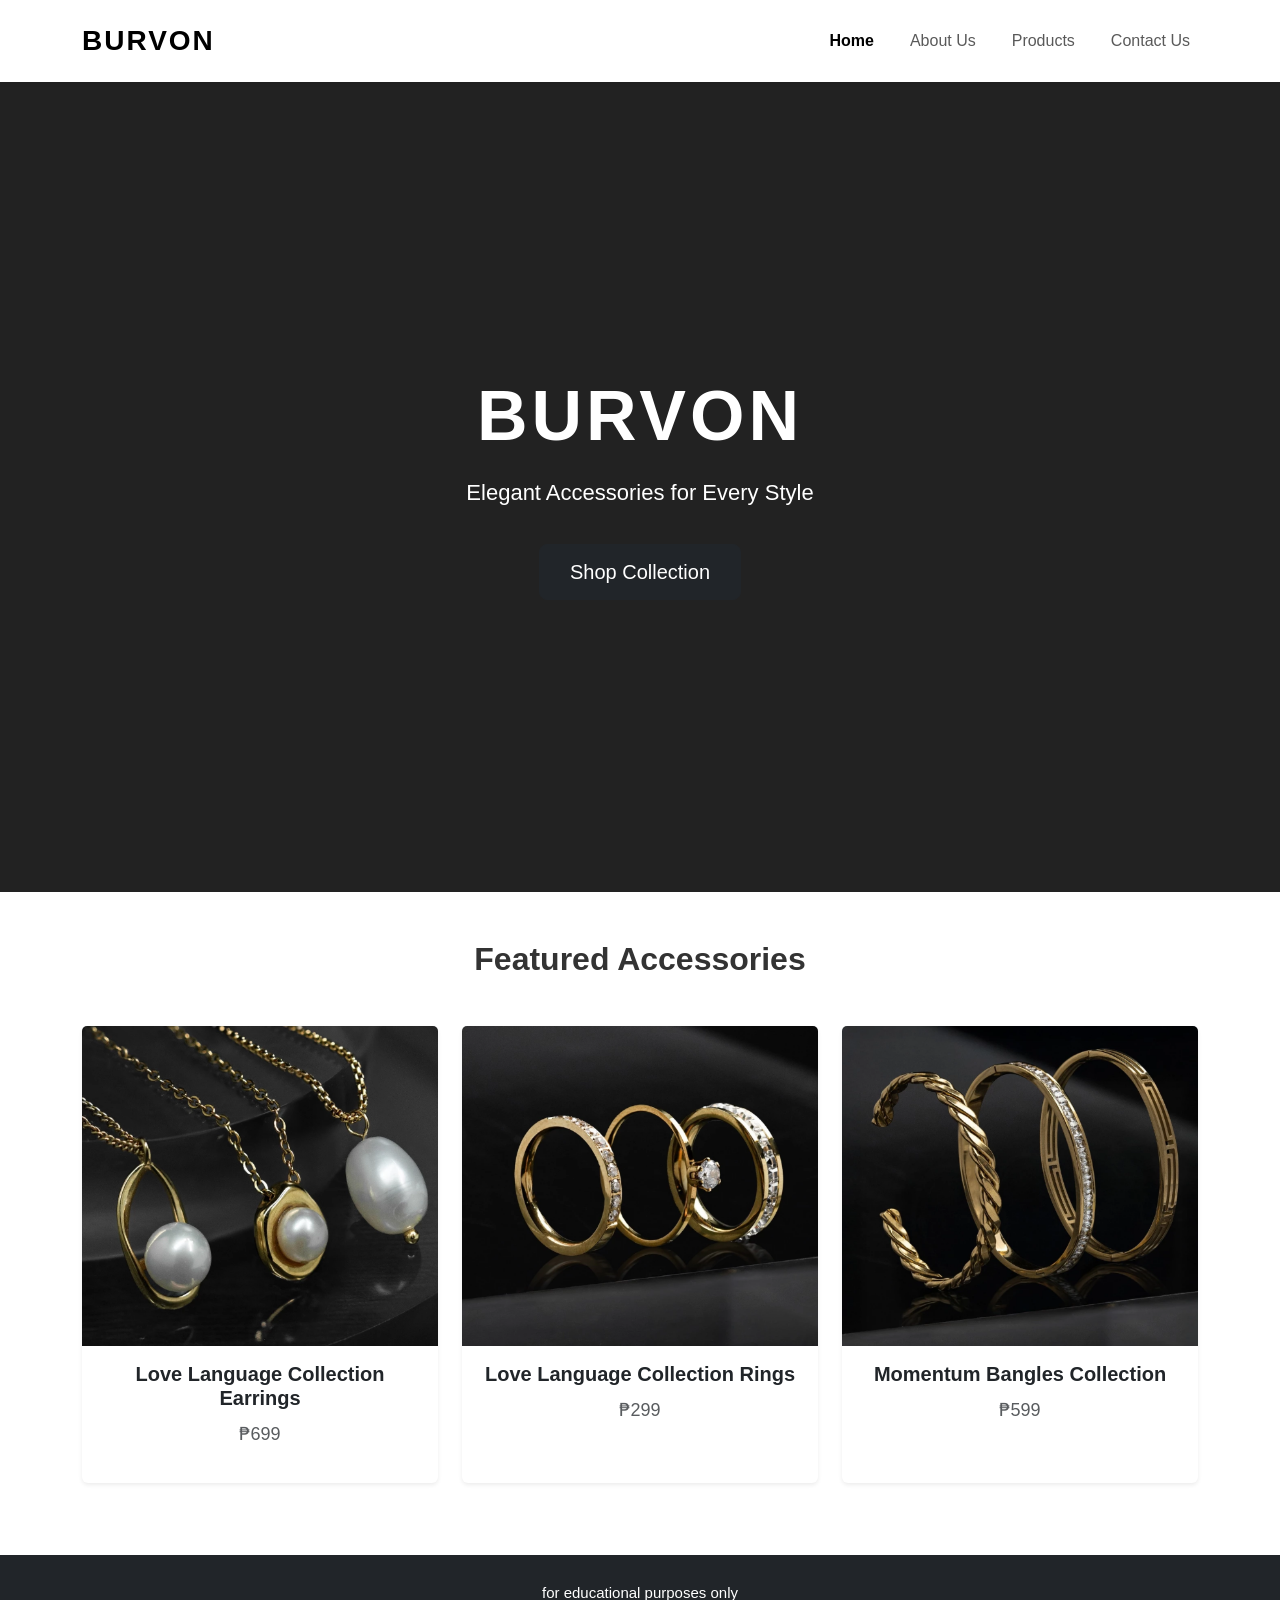
<file: index.html>
<html>
    <head>
        <meta charset="UTF-8">
        <meta name="viewport" content=" width=device-width, intial-scale=1.0">
        <title>BURVON</title>
        <link href="https://cdn.jsdelivr.net/npm/bootstrap@5.3.8/dist/css/bootstrap.min.css" rel="stylesheet" integrity="sha384-sRIl4kxILFvY47J16cr9ZwB07vP4J8+LH7qKQnuqkuIAvNWLzeN8tE5YBujZqJLB" crossorigin="anonymous">
        <link rel="stylesheet" href="style.css">
    </head>
<body>
    <nav class="navbar navbar-expand-lg bg-white shadow-sm sticky-top">
        <div class="container">
            <a class="navbar-brand fw-bold fs-3" href="index.html">
                BURVON
            </a>
            <button class="navbar-toggler" type="button" data-bs-toggle="collapse" data-bs-target="#navbarMenu" aria-controls="navbarMenu" aria-expanded="false" aria-label="Toggle navigation">
                <span class="navbar-toggler-icon"></span>
            </button>
            <div class="collapse navbar-collapse" id="navbarMenu">
                <ul class="navbar-nav ms-auto">
                    <li class="nav-item">
                        <a class="nav-link active" aria-current="page" href="index.html">Home</a>
                    </li>
                    <li class="nav-item">
                        <a class="nav-link" href="about.html">About Us</a>
                    </li>
                    <li class="nav-item">
                        <a class="nav-link" href="products.html">Products</a>
                    </li>
                    <li class="nav-item">
                        <a class="nav-link" href="contacts.html">Contact Us</a>
                    </li>
                </ul>
            </div>
        </div>
    </nav>

    <section class="hero d-flex align-items-center justify-content-center" style="min-height: 60vh; background: #222;">
        <div class="container text-center text-white">
            <h1 class="display-3 fw-bold">
                BURVON
            </h1>
            <p class="lead">
                Elegant Accessories for Every Style
            </p>
            <a href="products.html" class="btn btn-dark btn-lg mt-3">
                Shop Collection
            </a>
        </div>
    </section>

    <section class="container py-5">
        <h2 class="text-center mb-5">
            Featured Accessories
        </h2>
        <div class="row">
            <div class="col-md-4 mb-4">
                <div class="card h-100 shadow-sm">
                    <img src="Burvon Pearl Collection Necklaces.png" class="card-img-top" alt="Pearl">
                    <div class="card-body text-center">
                        <h5 class="card-title">Love Language Collection Earrings</h5>
                        <p class="text-muted">₱699</p>
                    </div>
                </div>
            </div>
            <div class="col-md-4 mb-4">
                <div class="card h-100 shadow-sm">
                    <img src="Burvon Love Language Collection Rings.png" class="card-img-top" alt="Rings">
                    <div class="card-body text-center">
                        <h5 class="card-title">Love Language Collection Rings</h5>
                        <p class="text-muted">₱299</p>
                    </div>
                </div>
            </div>
            <div class="col-md-4 mb-4">
                <div class="card h-100 shadow-sm">
                    <img src="urvon Momentum Bangles Collection.png" class="card-img-top" alt="Bangles">
                    <div class="card-body text-center">
                        <h5 class="card-title">Momentum Bangles Collection</h5>
                        <p class="text-muted">₱599</p>
                    </div>
                </div>
            </div>
        </div>
    </section>

    <footer class="bg-dark text-white text-center py-4">
        <p class="mb-0">
            for educational purposes only 
        </p>
    </footer>

    <script src="https://cdn.jsdelivr.net/npm/bootstrap@5.3.8/dist/js/bootstrap.bundle.min.js" integrity="sha384-FKyoEForCGlyvwx9Hj09JcYn3nv7wiPVlz7YYwJrWVcXK/BmnVDxM+D2scQbITxI" crossorigin="anonymous"></script>
    <script src="script.js"></script>
</body>
</html>
</file>
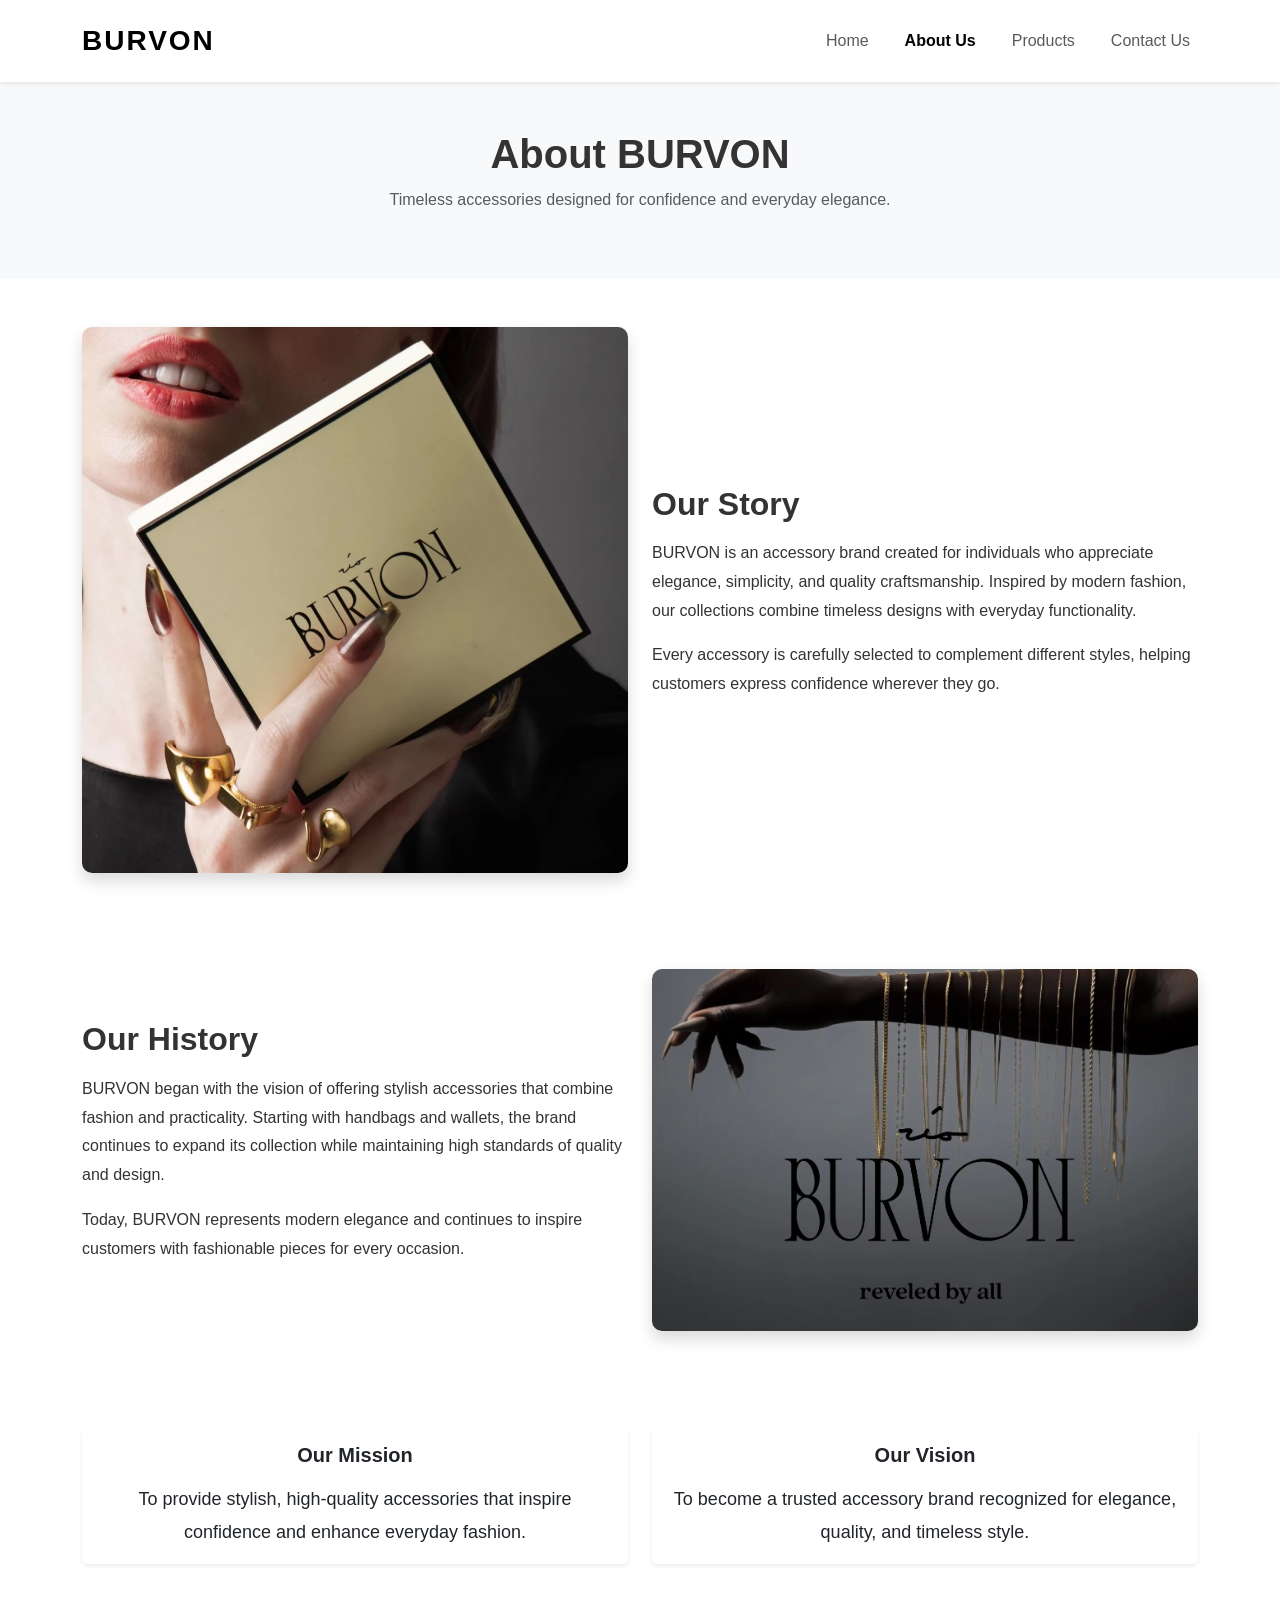
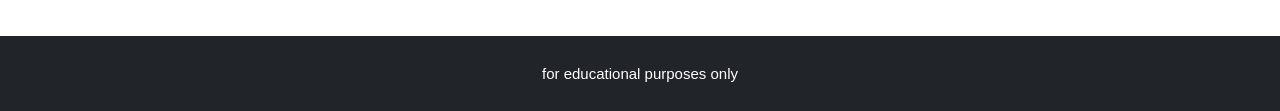
<file: about.html>
<html>
<head>
    <meta charset="UTF-8">
    <meta name="viewport" content="width=device-width, initial-scale=1.0">
    <title>BURVON | About Us</title>
    <link href="https://cdn.jsdelivr.net/npm/bootstrap@5.3.8/dist/css/bootstrap.min.css" rel="stylesheet" integrity="sha384-sRIl4kxILFvY47J16cr9ZwB07vP4J8+LH7qKQnuqkuIAvNWLzeN8tE5YBujZqJLB" crossorigin="anonymous">
    <link rel="stylesheet" href="style.css">
</head>
</head>
<body>
    <nav class="navbar navbar-expand-lg bg-white shadow-sm sticky-top">
        <div class="container">
            <a class="navbar-brand fw-bold fs-3" href="index.html">
                BURVON
            </a>
            <button class="navbar-toggler" type="button" data-bs-toggle="collapse" data-bs-target="#navbarMenu" aria-controls="navbarMenu" aria-expanded="false" aria-label="Toggle navigation">
                <span class="navbar-toggler-icon"></span>
            </button>
            <div class="collapse navbar-collapse" id="navbarMenu">
                <ul class="navbar-nav ms-auto">
                    <li class="nav-item">
                        <a class="nav-link" href="index.html">Home</a>
                    </li>
                    <li class="nav-item">
                        <a class="nav-link active" aria-current="page" href="about.html">About Us</a>
                    </li>
                    <li class="nav-item">
                        <a class="nav-link" href="products.html">Products</a>
                    </li>
                    <li class="nav-item">
                        <a class="nav-link" href="contacts.html">Contact Us</a>
                    </li>
                </ul>
            </div>
        </div>
    </nav>

    <section class="py-5 bg-light">
        <div class="container text-center">
            <h1 class="fw-bold">About BURVON</h1>
            <p class="text-muted">
                Timeless accessories designed for confidence and everyday elegance.
            </p>
        </div>
    </section>

    <section class="container py-5">
        <div class="row align-items-center">
            <div class="col-lg-6 mb-4 mb-lg-0">
                <img src="Jewelry Case.webp" class="img-fluid rounded shadow" alt="About BURVON">
            </div>
            <div class="col-lg-6">
                <h2 class="mb-3">Our Story</h2>
                <p>
                    BURVON is an accessory brand created for individuals who appreciate
                    elegance, simplicity, and quality craftsmanship. Inspired by modern
                    fashion, our collections combine timeless designs with everyday
                    functionality.
                </p>
                <p>
                    Every accessory is carefully selected to complement different styles,
                    helping customers express confidence wherever they go.
                </p>
            </div>
        </div>
    </section>

    <section class="container py-5">
        <div class="row align-items-center flex-lg-row-reverse">
            <div class="col-lg-6 mb-4 mb-lg-0">
                <img src="buron.png" class="img-fluid rounded shadow" alt="History">
            </div>
            <div class="col-lg-6">
                <h2 class="mb-3">Our History</h2>
                <p>
                    BURVON began with the vision of offering stylish accessories that
                    combine fashion and practicality. Starting with handbags and wallets,
                    the brand continues to expand its collection while maintaining high
                    standards of quality and design.
                </p>
                <p>
                    Today, BURVON represents modern elegance and continues to inspire
                    customers with fashionable pieces for every occasion.
                </p>
            </div>
        </div>
    </section>

    <section class="container py-5">
        <div class="row">
            <div class="col-md-6 mb-4">
                <div class="card shadow-sm h-100">
                    <div class="card-body">
                        <h3 class="card-title text-center mb-3">Our Mission</h3>
                        <p class="card-text text-center">
                            To provide stylish, high-quality accessories that inspire
                            confidence and enhance everyday fashion.
                        </p>
                    </div>
                </div>
            </div>
            <div class="col-md-6 mb-4">
                <div class="card shadow-sm h-100">
                    <div class="card-body">
                        <h3 class="card-title text-center mb-3">Our Vision</h3>
                        <p class="card-text text-center">
                            To become a trusted accessory brand recognized for elegance,
                            quality, and timeless style.
                        </p>
                    </div>
                </div>
            </div>
        </div>
    </section>

    <footer class="bg-dark text-white text-center py-4">
        <p class="mb-0">
            for educational purposes only 
        </p>
    </footer>

    <script src="https://cdn.jsdelivr.net/npm/bootstrap@5.3.8/dist/js/bootstrap.bundle.min.js" integrity="sha384-FKyoEForCGlyvwx9Hj09JcYn3nv7wiPVlz7YYwJrWVcXK/BmnVDxM+D2scQbITxI" crossorigin="anonymous"></script>
    <script src="script.js"></script>
</body>
</html>
</file>
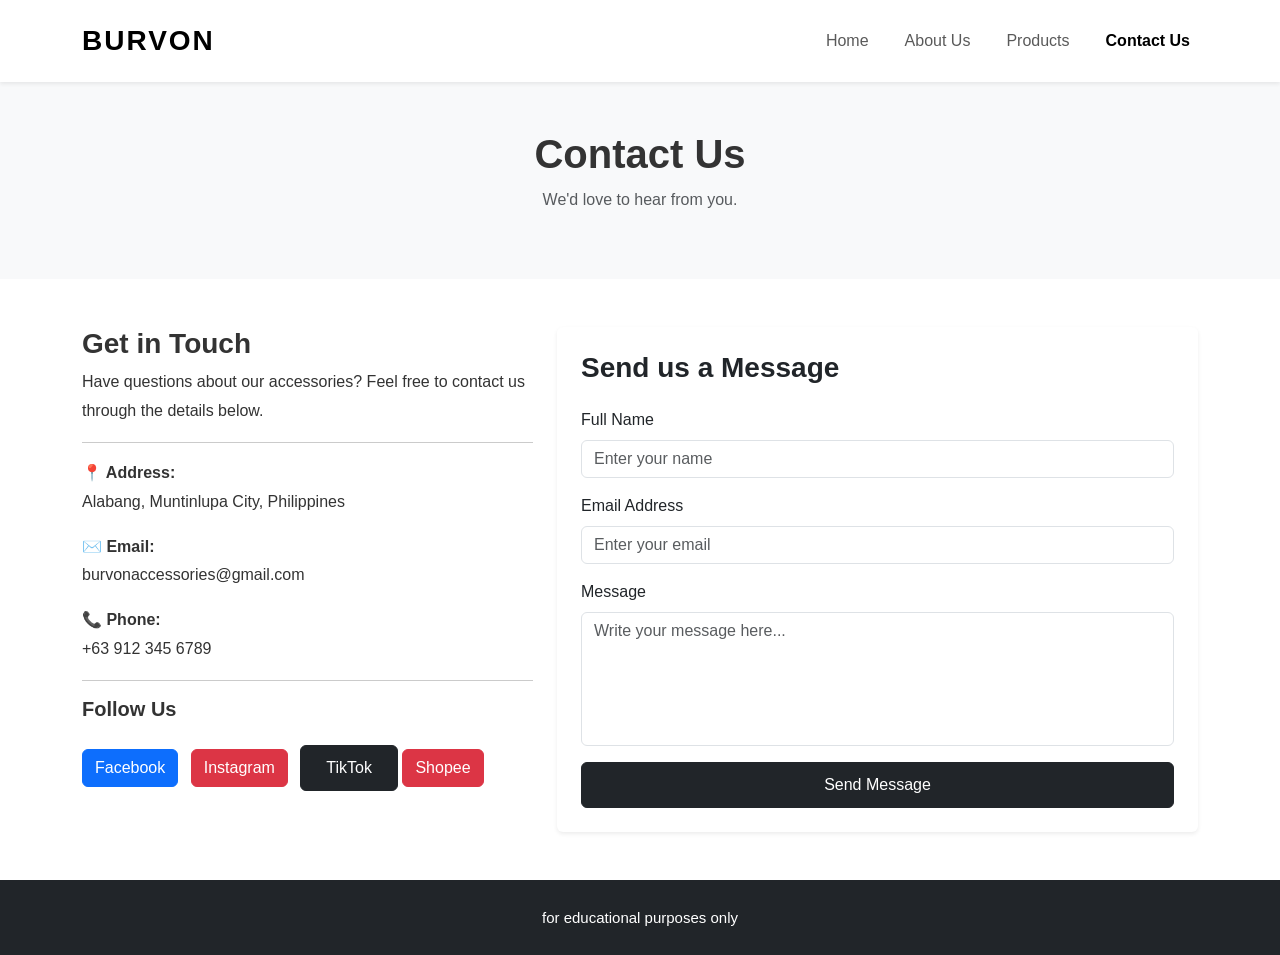
<file: contacts.html>
<!DOCTYPE html>
<html lang="en">
<head>
    <meta charset="UTF-8">
    <meta name="viewport" content="width=device-width, initial-scale=1.0">
    <title>BURVON | Contact Us</title>
    <link href="https://cdn.jsdelivr.net/npm/bootstrap@5.3.8/dist/css/bootstrap.min.css" rel="stylesheet" integrity="sha384-sRIl4kxILFvY47J16cr9ZwB07vP4J8+LH7qKQnuqkuIAvNWLzeN8tE5YBujZqJLB" crossorigin="anonymous">
    <link rel="stylesheet" href="style.css">
</head>
<body>
    <!-- ================= NAVBAR ================= -->
    <nav class="navbar navbar-expand-lg bg-white shadow-sm sticky-top">
        <div class="container">
            <a class="navbar-brand fw-bold fs-3" href="index.html">
                BURVON
            </a>
            <button class="navbar-toggler" type="button" data-bs-toggle="collapse" data-bs-target="#navbarMenu" aria-controls="navbarMenu" aria-expanded="false" aria-label="Toggle navigation">
                <span class="navbar-toggler-icon"></span>
            </button>
            <div class="collapse navbar-collapse" id="navbarMenu">
                <ul class="navbar-nav ms-auto">
                    <li class="nav-item">
                        <a class="nav-link" href="index.html">Home</a>
                    </li>
                    <li class="nav-item">
                        <a class="nav-link" href="about.html">About Us</a>
                    </li>
                    <li class="nav-item">
                        <a class="nav-link" href="products.html">Products</a>
                    </li>
                    <li class="nav-item">
                        <a class="nav-link active" aria-current="page" href="contacts.html">Contact Us</a>
                    </li>
                </ul>
            </div>
        </div>
    </nav>

    <!-- ================= CONTACT HEADER ================= -->
    <section class="py-5 bg-light">
        <div class="container text-center">
            <h1 class="fw-bold">Contact Us</h1>
            <p class="text-muted">
                We'd love to hear from you.
            </p>
        </div>
    </section>

    <!-- ================= CONTACT CONTENT ================= -->
    <section class="container py-5">
        <div class="row">
            <!-- Contact Information -->
            <div class="col-lg-5 mb-5 mb-lg-0">
                <h3>Get in Touch</h3>
                <p>
                    Have questions about our accessories? Feel free to contact us through the details below.
                </p>
                <hr>
                <p><strong>📍 Address:</strong><br>
                Alabang, Muntinlupa City, Philippines</p>

                <p><strong>✉️ Email:</strong><br>
                burvonaccessories@gmail.com</p>
                
                <p><strong>📞 Phone:</strong><br>
                +63 912 345 6789</p>
                <hr>
                <h5 class="mb-4">Follow Us</h5>
                <a href="https://www.facebook.com/share/1L37NBcRZw/?mibextid=wwXIfr" target="_blank" class="btn btn-primary me-2 mb-2">
                    Facebook
                </a>
                <a href="https://www.instagram.com/burvon__" target="_blank" class="btn btn-danger me-2 mb-2">
                    Instagram
                </a>
                <a href="https://www.tiktok.com/@burvon_" target="_blank" class="btn btn-dark mb-2">
                    TikTok
                </a>
                 <a href="https://shopee.ph/burvon" target="_blank" class="btn btn-danger me-2 mb-2">
                    Shopee
                </a>
            </div>
            
            <!-- Contact Form -->
            <div class="col-lg-7">
                <div class="card shadow-sm">
                    <div class="card-body p-4">
                        <h3 class="mb-4">Send us a Message</h3>
                        <form>
                            <div class="mb-3">
                                <label for="fullName" class="form-label">Full Name</label>
                                <input type="text" id="fullName" class="form-control" placeholder="Enter your name" required>
                            </div>
                            <div class="mb-3">
                                <label for="emailAddress" class="form-label">Email Address</label>
                                <input type="type" id="emailAddress" class="form-control" placeholder="Enter your email" required>
                            </div>
                            <div class="mb-3">
                                <label for="userMessage" class="form-label">Message</label>
                                <textarea id="userMessage" class="form-control" rows="5" placeholder="Write your message here..." required></textarea>
                            </div>
                            <button type="submit" class="btn btn-dark w-100">
                                Send Message
                            </button>
                        </form>
                    </div>
                </div>
            </div>
        </div>
    </section>

    <!-- ================= FOOTER ================= -->
    <footer class="bg-dark text-white text-center py-4">
        <p class="mb-0">
           for educational purposes only 
        </p>
    </footer>

    
    <script src="https://cdn.jsdelivr.net/npm/bootstrap@5.3.8/dist/js/bootstrap.bundle.min.js" integrity="sha384-FKyoEForCGlyvwx9Hj09JcYn3nv7wiPVlz7YYwJrWVcXK/BmnVDxM+D2scQbITxI" crossorigin="anonymous"></script>
    
    <script src="script.js"></script>
</body>
</html>
</file>
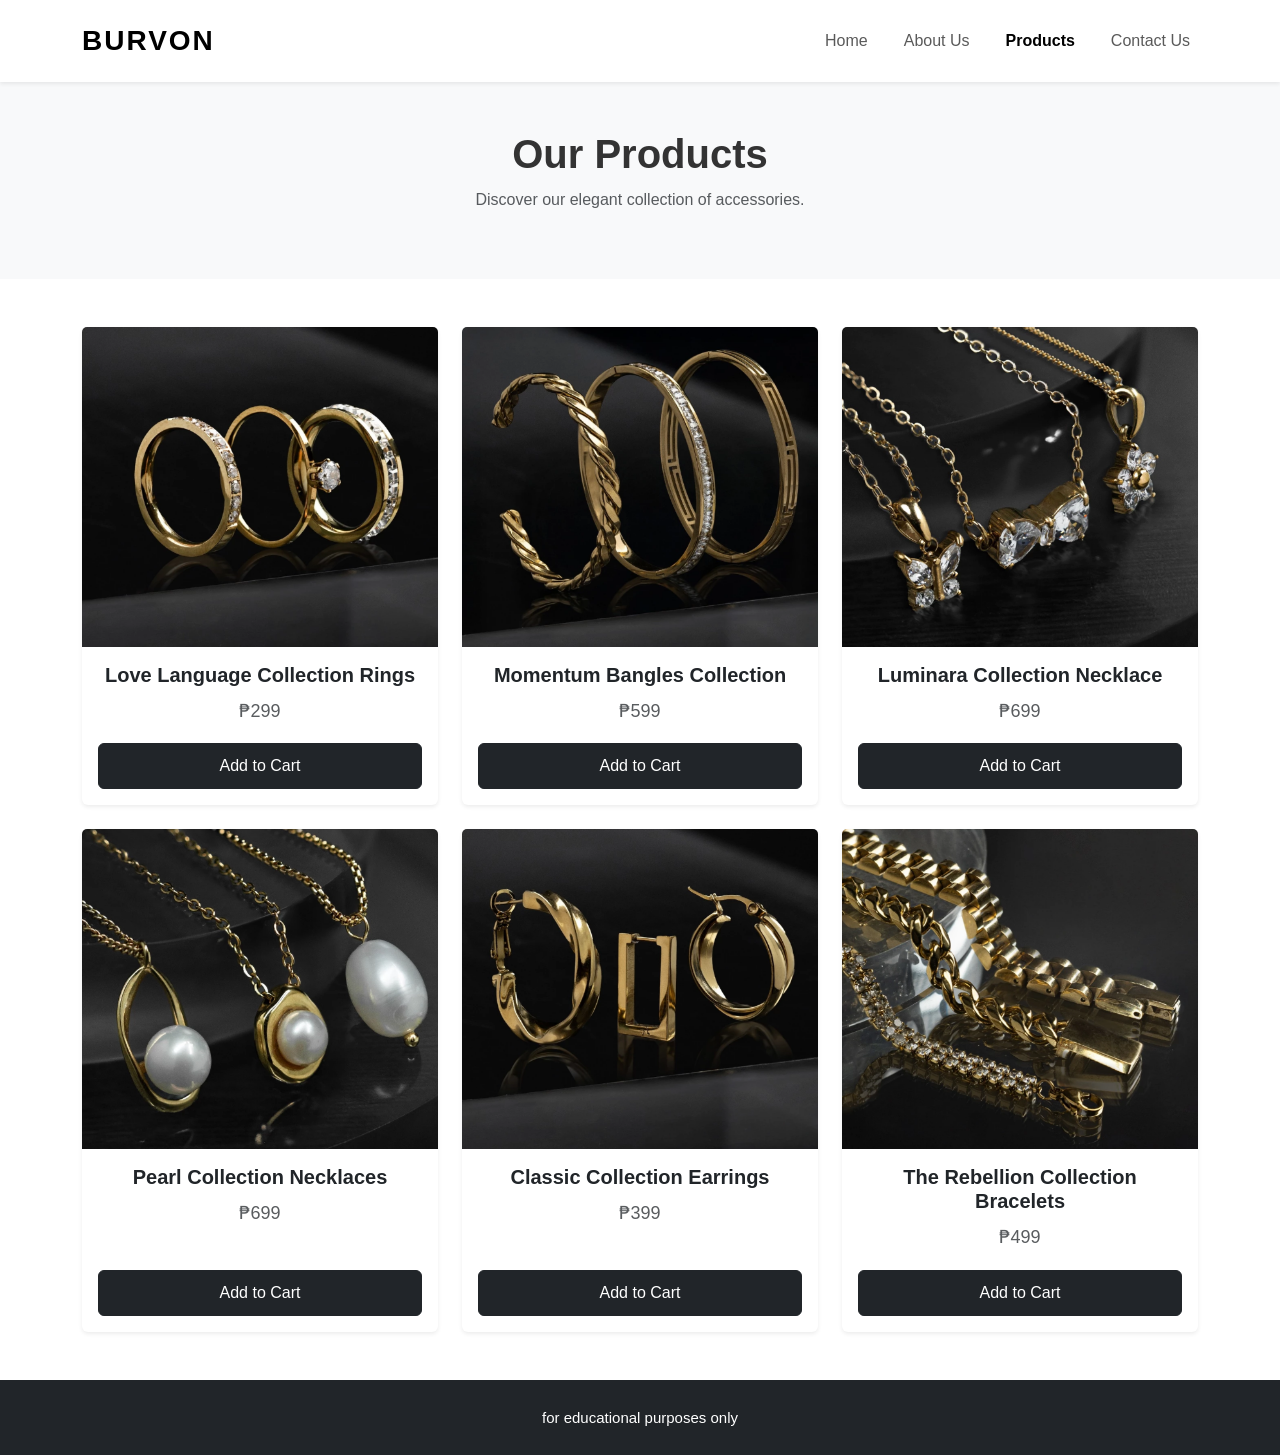
<file: products.html>
<html>
<head>
    <meta charset="UTF-8">
    <meta name="viewport" content="width=device-width, initial-scale=1.0">
    <title>BURVON | Products</title>
    <link href="https://cdn.jsdelivr.net/npm/bootstrap@5.3.8/dist/css/bootstrap.min.css" rel="stylesheet" integrity="sha384-sRIl4kxILFvY47J16cr9ZwB07vP4J8+LH7qKQnuqkuIAvNWLzeN8tE5YBujZqJLB" crossorigin="anonymous">
    <script src="https://cdn.jsdelivr.net/npm/bootstrap@5.3.8/dist/js/bootstrap.bundle.min.js" integrity="sha384-FKyoEForCGlyvwx9Hj09JcYn3nv7wiPVlz7YYwJrWVcXK/BmnVDxM+D2scQbITxI" crossorigin="anonymous"></script>
    <link rel="stylesheet" href="style.css">
</head>
<body>
    <!-- ================= NAVBAR ================= -->
    <nav class="navbar navbar-expand-lg bg-white shadow-sm sticky-top">
        <div class="container">
            <a class="navbar-brand fw-bold fs-3" href="index.html">
                BURVON
            </a>
            <button class="navbar-toggler" type="button" data-bs-toggle="collapse" data-bs-target="#navbarMenu" aria-controls="navbarMenu" aria-expanded="false" aria-label="Toggle navigation">
                <span class="navbar-toggler-icon"></span>
            </button>
            <div class="collapse navbar-collapse" id="navbarMenu">
                <ul class="navbar-nav ms-auto">
                    <li class="nav-item">
                        <a class="nav-link" href="index.html">Home</a>
                    </li>
                    <li class="nav-item">
                        <a class="nav-link" href="about.html">About Us</a>
                    </li>
                    <li class="nav-item">
                        <a class="nav-link active" aria-current="page" href="products.html">Products</a>
                    </li>
                    <li class="nav-item">
                        <a class="nav-link" href="contacts.html">Contact Us</a>
                    </li>
                </ul>
            </div>
        </div>
    </nav>

    <!-- ================= PAGE TITLE ================= -->
    <section class="py-5 bg-light">
        <div class="container text-center">
            <h1 class="fw-bold">Our Products</h1>
            <p class="text-muted">
                Discover our elegant collection of accessories.
            </p>
        </div>
    </section>

    
    <section class="container py-5">
        <div class="row g-4">
            <!-- Product 1 -->
            <div class="col-md-4">
                <div class="card shadow-sm h-100">
                    <img src="Burvon Love Language Collection Rings.png" class="card-img-top" alt="Rings">
                    <div class="card-body text-center d-flex flex-column justify-content-between">
                        <div>
                            <h5 class="card-title">Love Language Collection Rings</h5>
                            <p class="card-text text-muted">₱299</p>
                        </div>
                        <button class="btn btn-dark w-100 mt-3">Add to Cart</button>
                    </div>
                </div>
            </div>
            <!-- Product 2 -->
            <div class="col-md-4">
                <div class="card shadow-sm h-100">
                    <img src="urvon Momentum Bangles Collection.png" class="card-img-top" alt="Bangles">
                    <div class="card-body text-center d-flex flex-column justify-content-between">
                        <div>
                            <h5 class="card-title">Momentum Bangles Collection</h5>
                            <p class="card-text text-muted">₱599</p>
                        </div>
                        <button class="btn btn-dark w-100 mt-3">Add to Cart</button>
                    </div>
                </div>
            </div>
            <!-- Product 3 -->
            <div class="col-md-4">
                <div class="card shadow-sm h-100">
                    <img src="Burvon Luminara Collection Necklace.png" class="card-img-top" alt="Necklace">
                    <div class="card-body text-center d-flex flex-column justify-content-between">
                        <div>
                            <h5 class="card-title">Luminara Collection Necklace</h5>
                            <p class="card-text text-muted">₱699</p>
                        </div>
                        <button class="btn btn-dark w-100 mt-3">Add to Cart</button>
                    </div>
                </div>
            </div>
            <!-- Product 4 -->
            <div class="col-md-4">
                <div class="card shadow-sm h-100">
                    <img src="Burvon Pearl Collection Necklaces.png" class="card-img-top" alt="Pearl Necklace">
                    <div class="card-body text-center d-flex flex-column justify-content-between">
                        <div>
                            <h5 class="card-title">Pearl Collection Necklaces</h5>
                            <p class="card-text text-muted">₱699</p>
                        </div>
                        <button class="btn btn-dark w-100 mt-3">Add to Cart</button>
                    </div>
                </div>
            </div>
            <!-- Product 5 -->
            <div class="col-md-4">
                <div class="card shadow-sm h-100">
                    <img src="Burvon The Classic Collection Earrings (Daily & Chunky Hoop Jewelry).png" class="card-img-top" alt="Earrings">
                    <div class="card-body text-center d-flex flex-column justify-content-between">
                        <div>
                            <h5 class="card-title">Classic Collection Earrings</h5>
                            <p class="card-text text-muted">₱399</p>
                        </div>
                        <button class="btn btn-dark w-100 mt-3">Add to Cart</button>
                    </div>
                </div>
            </div>
            <!-- Product 6 -->
            <div class="col-md-4">
                <div class="card shadow-sm h-100">
                    <img src="Burvon The Rebellion Collection Bracelets.png" class="card-img-top" alt="Bracelet">
                    <div class="card-body text-center d-flex flex-column justify-content-between">
                        <div>
                            <h5 class="card-title">The Rebellion Collection Bracelets</h5>
                            <p class="card-text text-muted">₱499</p>
                        </div>
                        <button class="btn btn-dark w-100 mt-3">Add to Cart</button>
                    </div>
                </div>
            </div>
        </div>
    </section>

    <!-- ================= FOOTER ================= -->
    <footer class="bg-dark text-white text-center py-4">
        <p class="mb-0">
            for educational purposes only 
        </p>
    </footer>


   <script src="https://cdn.jsdelivr.net/npm/bootstrap@5.3.8/dist/js/bootstrap.bundle.min.js" integrity="sha384-FKyoEForCGlyvwx9Hj09JcYn3nv7wiPVlz7YYwJrWVcXK/BmnVDxM+D2scQbITxI" crossorigin="anonymous"></script>
    
    <script src="script.js"></script>
</body>
</html>
</file>
<file: style.css>
/* ==========================================================================
   GLOBAL STYLES
   ========================================================================== */
body {
    font-family: Arial, Helvetica, sans-serif;
    background-color: #ffffff;
    color: #333333;
    margin: 0;
    padding: 0;
}

section {
    padding-top: 60px;
    padding-bottom: 60px;
}

h1, h2, h3, h5 {
    font-weight: bold;
}

p {
    line-height: 1.8;
}

/* Fix global image rule from breaking Bootstrap card layout top-corners */
img:not(.card-img-top) {
    border-radius: 8px;
}

.rounded {
    border-radius: 10px !important;
}

/* ==========================================================================
   NAVBAR STYLES
   ========================================================================== */
.navbar {
    padding: 15px 0;
}

.navbar-brand {
    font-size: 30px;
    letter-spacing: 2px;
}

.nav-link {
    margin-left: 20px;
    font-weight: 500;
    transition: color 0.3s ease;
}

.nav-link:hover {
    color: #000000 !important;
}

.nav-link.active {
    color: #000000 !important;
    font-weight: bold;
}

/* ==========================================================================
   HERO SECTION
   ========================================================================== */
.hero {
    height: 90vh;
    background-image: linear-gradient(
        rgba(0, 0, 0, 0.45),
        rgba(0, 0, 0, 0.45)
    ),
    url("../images/hero.jpg");
    background-size: cover;
    background-position: center;
    display: flex;
    justify-content: center;
    align-items: center;
}

.hero h1 {
    font-size: 70px;
    letter-spacing: 4px;
}

.hero p {
    font-size: 22px;
    margin-top: 15px;
}

.hero .btn {
    margin-top: 20px;
    padding: 12px 30px;
}

/* ==========================================================================
   PRODUCT CARDS
   ========================================================================== */
.card {
    border: none;
    transition: transform 0.3s ease, box-shadow 0.3s ease;
}

/* Clean transition animation that doesn't stutter */
.card:hover {
    transform: translateY(-8px);
    box-shadow: 0 12px 25px rgba(0, 0, 0, 0.15) !important;
}

.card .card-img-top {
    height: 320px;
    object-fit: cover;
}

.card-title {
    font-size: 20px;
}

.card-body p {
    font-size: 18px;
}

/* ==========================================================================
   BUTTONS & CONTACT FORM
   ========================================================================== */
.btn-dark {
    padding: 10px 25px;
    transition: background-color 0.3s ease;
}

.btn-dark:hover {
    background-color: #444444 !important;
    border-color: #444444 !important;
}

form input,
form textarea {
    margin-bottom: 15px;
}

textarea {
    resize: none;
}

/* Removed CSS transform scales here because your custom js handles it smoothly */
.btn-primary,
.btn-danger {
    transition: background-color 0.3s ease;
}

/* ==========================================================================
   FOOTER STYLES
   ========================================================================== */
footer {
    background: #111111;
    color: #ffffff;
}

footer p {
    margin: 0;
    font-size: 15px;
}

/* ==========================================================================
   MEDIA QUERIES (RESPONSIVE)
   ========================================================================== */
@media (max-width: 768px) {
    .hero {
        height: 70vh;
        text-align: center;
    }

    .hero h1 {
        font-size: 45px;
    }

    .hero p {
        font-size: 18px;
    }

    .navbar-brand {
        font-size: 24px;
    }

    .nav-link {
        margin-left: 0;
        margin-top: 10px; /* Separates the links cleanly on mobile dropdowns */
        text-align: center;
    }

    .card .card-img-top {
        height: 250px;
    }
}
</file>
